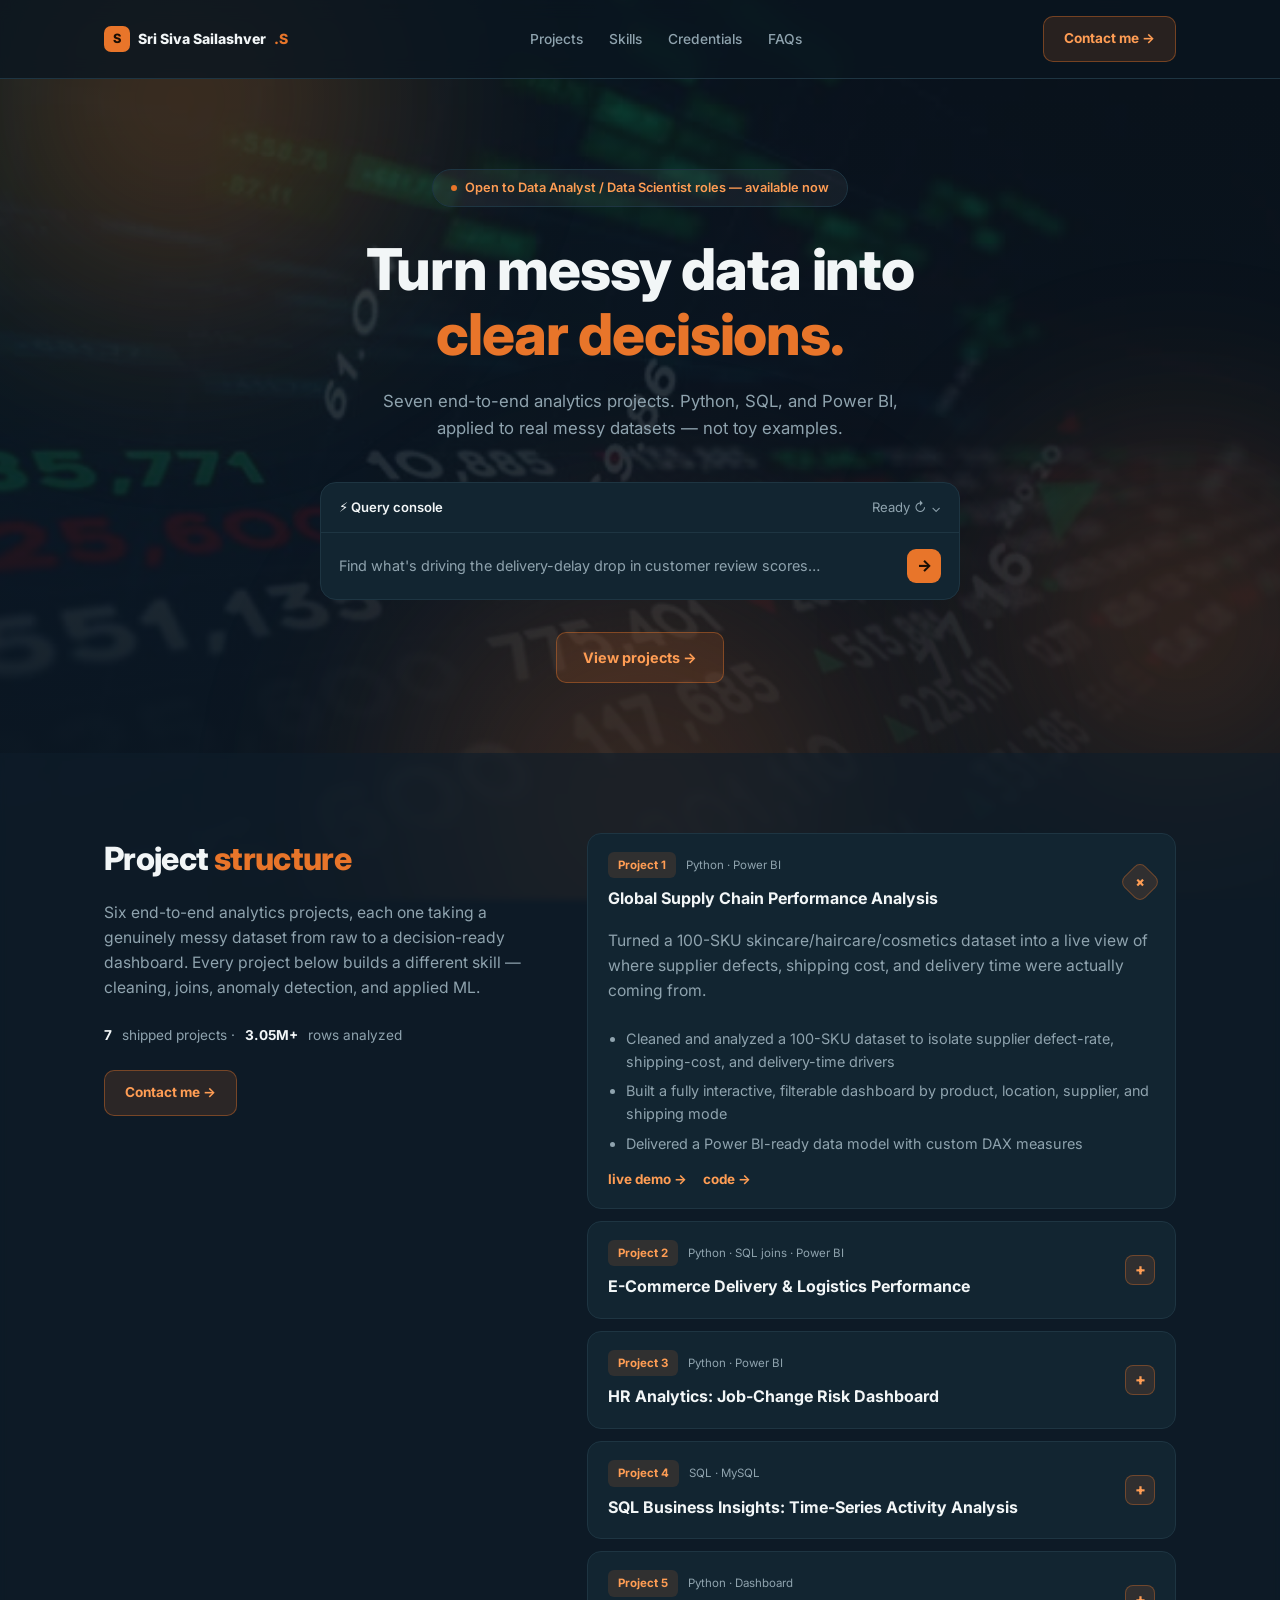
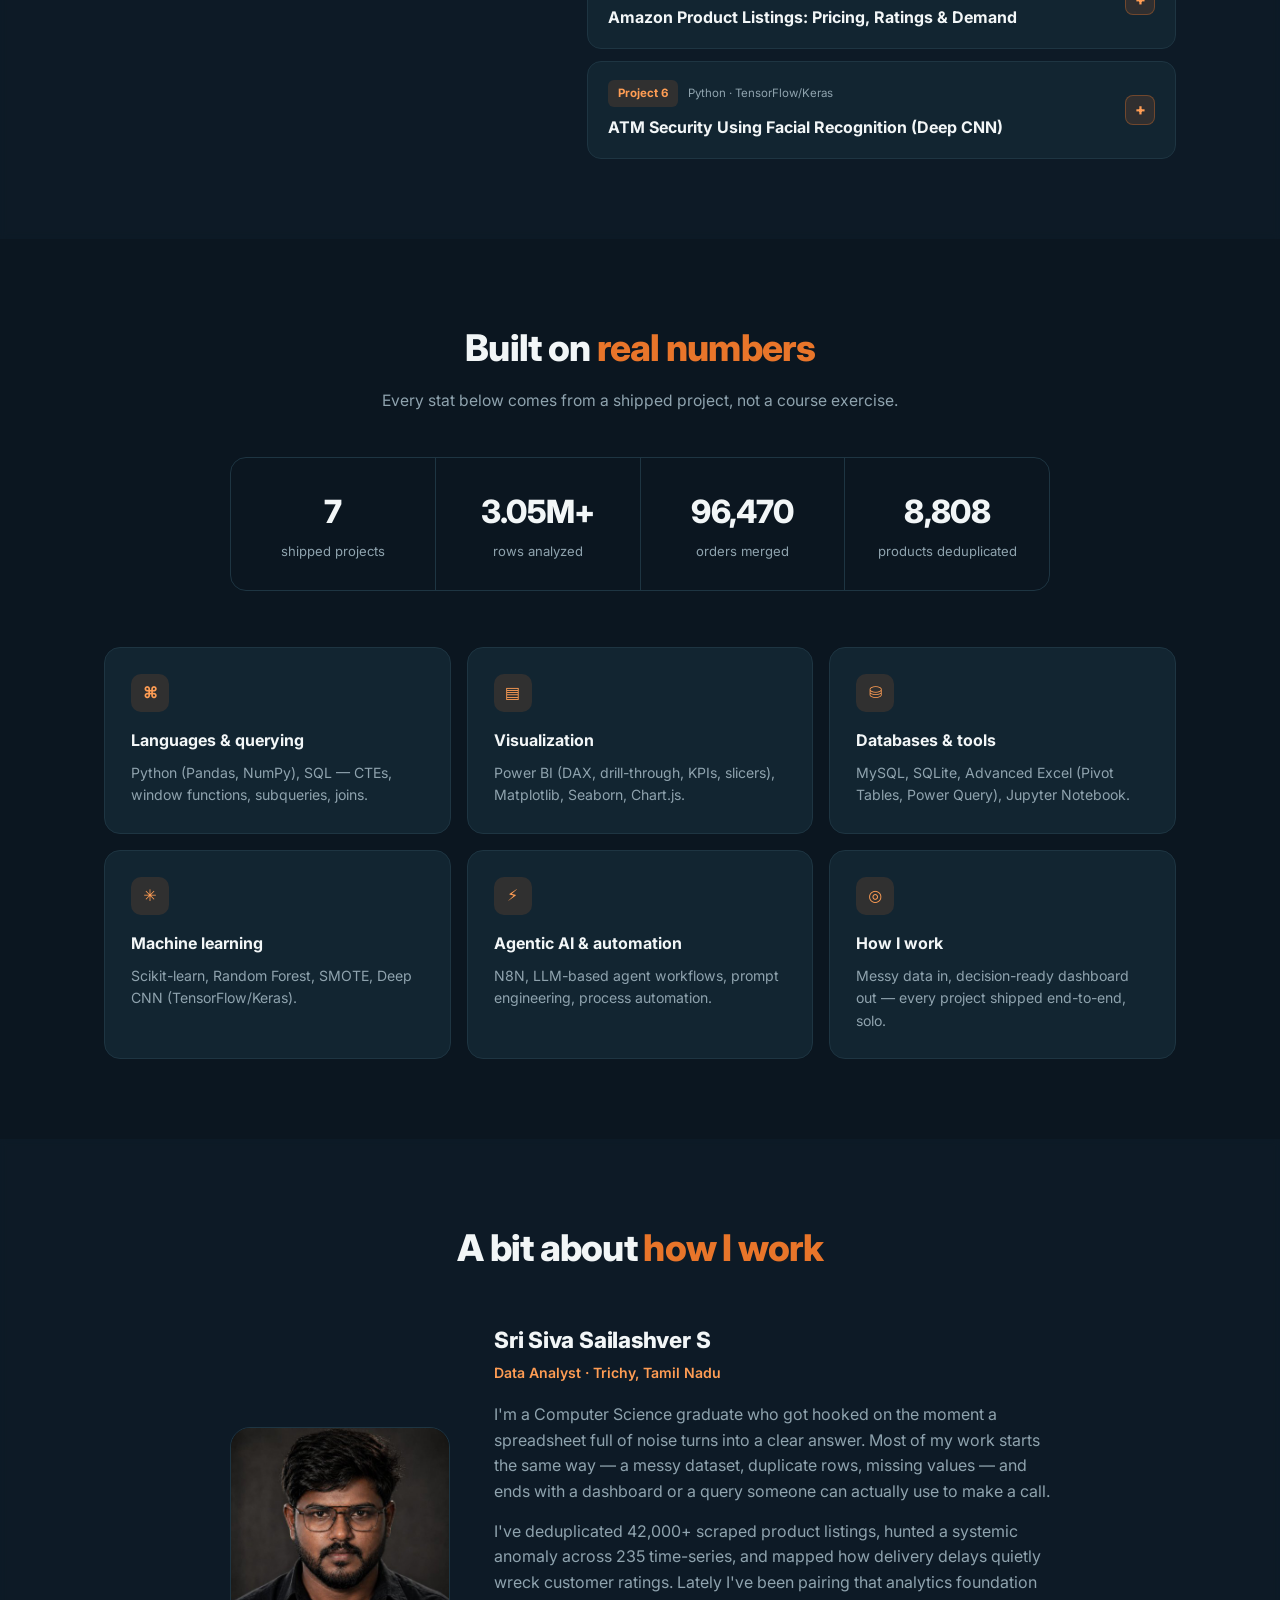
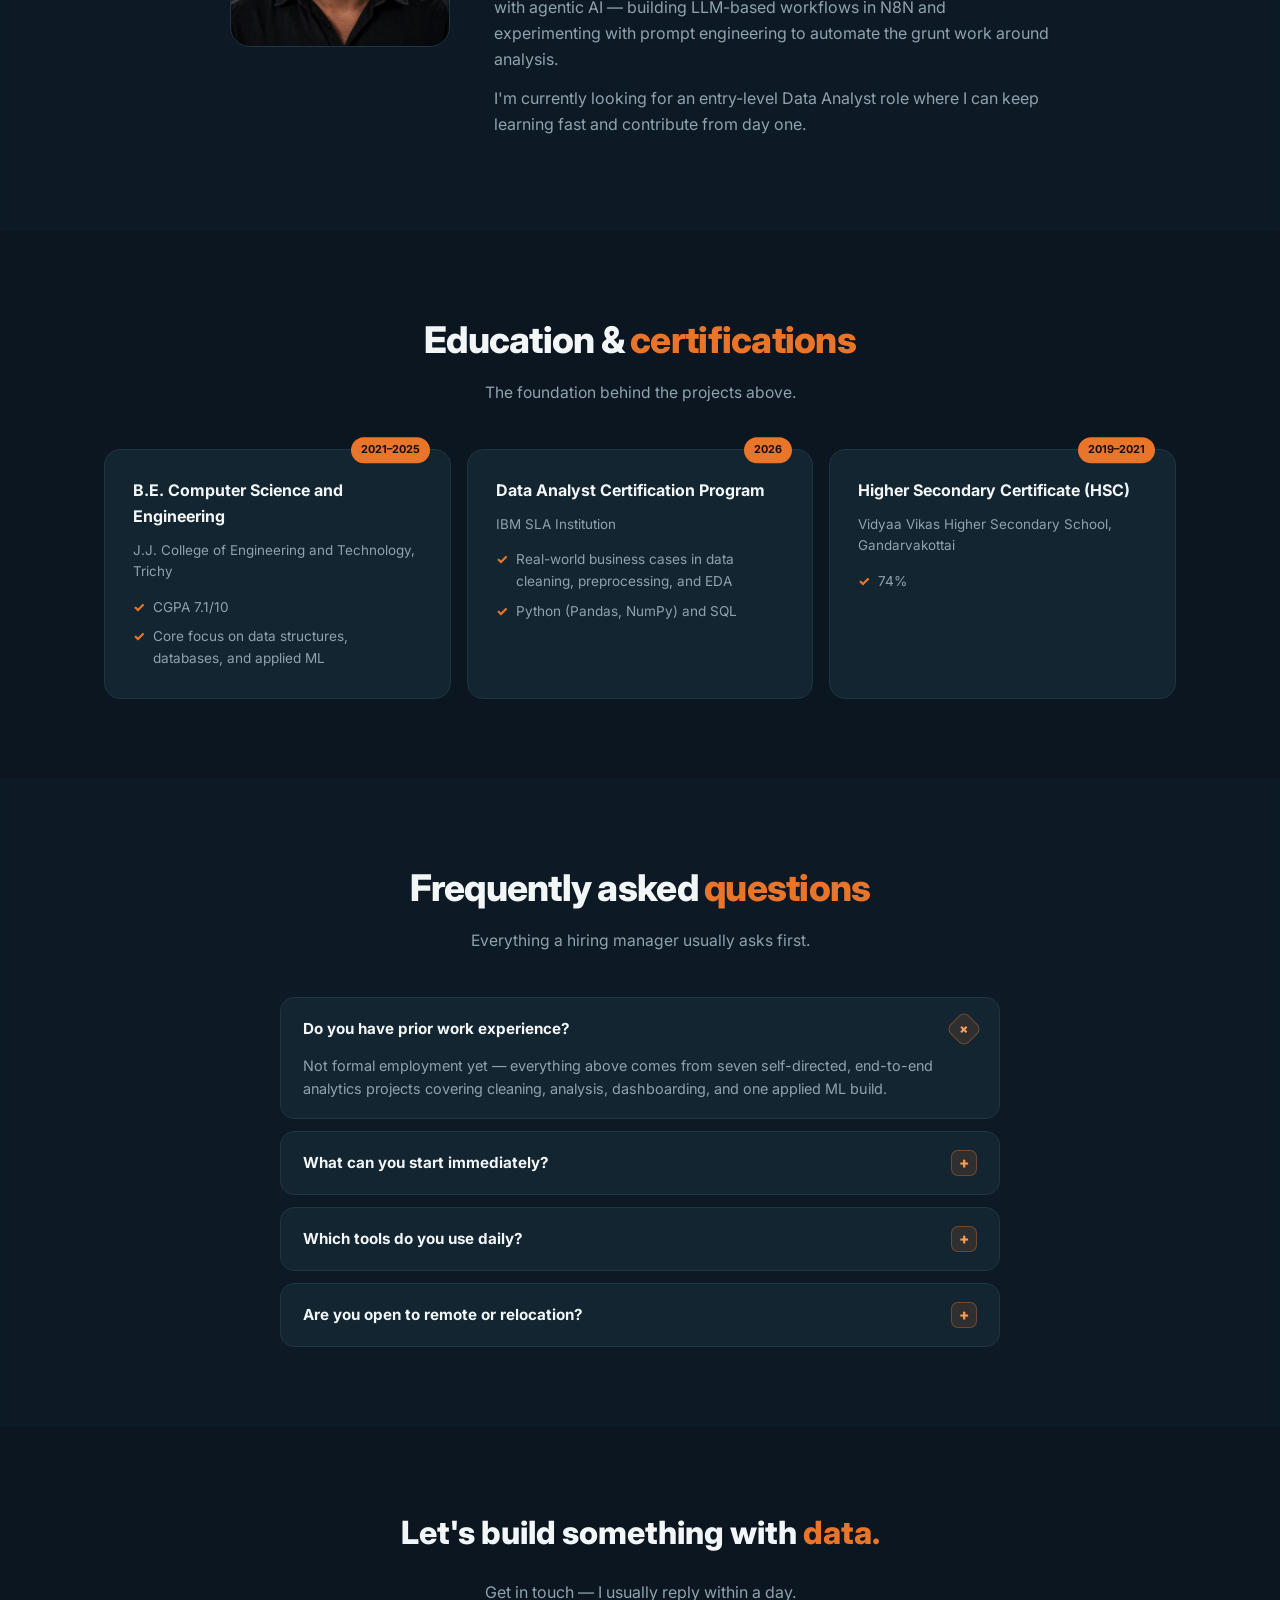
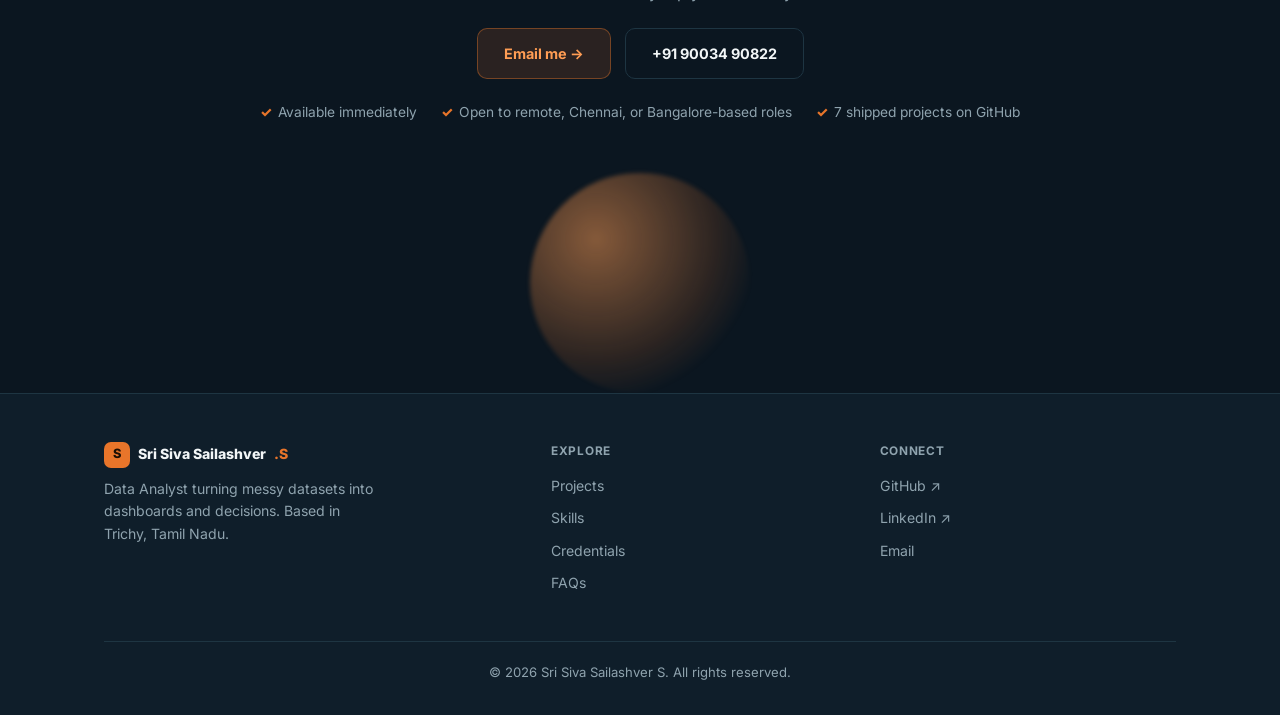
<file: index.html>
<!DOCTYPE html>
<html lang="en">
<head>
<meta charset="UTF-8">
<meta name="viewport" content="width=device-width, initial-scale=1">
<title>Sri Siva Sailashver S — Data Analyst Portfolio</title>
<meta name="description" content="Data Analyst specializing in Python, SQL, and Power BI — turning messy datasets into dashboards and decisions.">
<meta name="theme-color" content="#0b1620">
<link rel="preconnect" href="https://fonts.googleapis.com">
<link rel="preconnect" href="https://fonts.gstatic.com" crossorigin>
<link href="https://fonts.googleapis.com/css2?family=Inter:wght@400;500;600;700;800&display=swap" rel="stylesheet">
<style>
  :root{
    --bg:#0b1620;
    --bg-section:#0f1e2a;
    --card:#122531;
    --card-strong:#162c3a;
    --border:#1e3542;
    --text:#f2f6f7;
    --text-muted:#8fa3ae;
    --accent:#e8752a;
    --accent-light:#ff9d54;
    --accent-soft:rgba(232,117,42,0.14);
  }
  *{box-sizing:border-box; margin:0; padding:0;}
  html{scroll-behavior:smooth; background:var(--bg);}
  body{
    font-family:'Inter', system-ui, sans-serif;
    background:transparent;
    color:var(--text);
    line-height:1.6;
  }

  .video-bg{position:fixed; inset:0; z-index:-2; overflow:hidden; background:var(--bg);}
  .video-bg video{width:100%; height:100%; object-fit:cover; opacity:0.35; filter:saturate(1.1);}
  .video-bg::after{
    content:''; position:absolute; inset:0;
    background:linear-gradient(180deg, rgba(11,22,32,0.45) 0%, rgba(11,22,32,0.72) 55%, var(--bg) 100%);
  }

  .bg-fx{position:fixed; inset:0; z-index:-1; overflow:hidden;}
  .bg-fx .blob{
    position:absolute; border-radius:50%; filter:blur(90px);
    background:radial-gradient(circle, var(--accent), transparent 70%);
    opacity:0.32; will-change:transform;
  }
  .bg-fx .b1{width:640px; height:640px; top:-220px; left:-140px; animation:drift1 24s ease-in-out infinite alternate;}
  .bg-fx .b2{width:560px; height:560px; top:38%; right:-180px; opacity:0.24; animation:drift2 30s ease-in-out infinite alternate;}
  .bg-fx .b3{width:720px; height:720px; bottom:-260px; left:22%; opacity:0.26; animation:drift3 36s ease-in-out infinite alternate;}
  @keyframes drift1{
    0%{transform:translate(0,0) scale(1);}
    50%{transform:translate(70px,50px) scale(1.15);}
    100%{transform:translate(-50px,90px) scale(0.95);}
  }
  @keyframes drift2{
    0%{transform:translate(0,0) scale(1);}
    50%{transform:translate(-60px,-70px) scale(1.1);}
    100%{transform:translate(40px,60px) scale(0.9);}
  }
  @keyframes drift3{
    0%{transform:translate(0,0) scale(1);}
    50%{transform:translate(50px,-60px) scale(1.12);}
    100%{transform:translate(-70px,-20px) scale(0.96);}
  }
  a{color:inherit; text-decoration:none;}
  img{max-width:100%; display:block;}
  .wrap{max-width:1120px; margin:0 auto; padding:0 24px;}

  header.site-nav{
    position:sticky; top:0; z-index:50;
    background:rgba(11,22,32,0.8); backdrop-filter:blur(10px);
    border-bottom:1px solid var(--border);
  }
  .nav-inner{
    display:flex; align-items:center; justify-content:space-between;
    padding:16px 24px; max-width:1120px; margin:0 auto;
  }
  .brand{display:flex; align-items:center; gap:8px; font-weight:800; font-size:0.88rem; white-space:nowrap;}
  .brand .mark{
    width:26px; height:26px; border-radius:7px; background:var(--accent);
    display:flex; align-items:center; justify-content:center; color:#1a0e04; font-weight:800; font-size:0.8rem;
  }
  .brand .hi{color:var(--accent);}
  .nav-links{display:flex; gap:26px; list-style:none; align-items:center;}
  .nav-links a{font-size:0.86rem; font-weight:500; color:var(--text-muted); transition:color .15s;}
  .nav-links a:hover{color:var(--text);}
  .btn{
    display:inline-flex; align-items:center; gap:6px; justify-content:center;
    padding:11px 20px; border-radius:10px; font-weight:700; font-size:0.85rem;
    border:1px solid transparent; cursor:pointer; transition:all .15s;
  }
  .btn-primary{background:var(--accent-soft); color:var(--accent-light); border-color:rgba(232,117,42,0.4);}
  .btn-primary:hover{background:var(--accent); color:#1a0e04;}
  .btn-outline{border-color:var(--border); color:var(--text);}
  .btn-outline:hover{border-color:var(--accent);}
  @media (max-width: 780px){ .nav-links{display:none;} }

  .hero{
    position:relative; padding:90px 0 70px; text-align:center; overflow:hidden;
  }
  .hero-inner{position:relative; z-index:1;}
  .eyebrow{
    display:inline-flex; align-items:center; gap:8px; font-size:0.8rem; font-weight:600; color:var(--accent-light);
    background:rgba(255,255,255,0.05); border:1px solid var(--border); padding:8px 18px; border-radius:999px; margin-bottom:30px;
  }
  .eyebrow .dot{width:6px; height:6px; border-radius:50%; background:var(--accent);}
  .hero h1{
    font-size:clamp(2.2rem, 5vw, 3.6rem); font-weight:800; letter-spacing:-0.02em; line-height:1.12;
    max-width:16ch; margin:0 auto 22px;
  }
  .hero h1 .grad{color:var(--accent);}
  .hero p.lead{font-size:1.05rem; color:var(--text-muted); max-width:520px; margin:0 auto 40px;}

  .console{
    max-width:640px; margin:0 auto 32px; background:var(--card); border:1px solid var(--border);
    border-radius:16px; overflow:hidden; text-align:left;
  }
  .console-head{
    display:flex; justify-content:space-between; align-items:center; padding:14px 18px;
    border-bottom:1px solid var(--border); font-size:0.82rem; color:var(--text-muted);
  }
  .console-head .label{display:flex; align-items:center; gap:8px; color:var(--text); font-weight:600;}
  .console-body{display:flex; align-items:center; gap:12px; padding:16px 18px;}
  .console-body .q{flex:1; color:var(--text-muted); font-size:0.9rem;}
  .console-send{
    width:34px; height:34px; border-radius:9px; background:var(--accent); color:#1a0e04;
    display:flex; align-items:center; justify-content:center; font-weight:800; flex-shrink:0;
  }
  .hero-cta{position:relative;}

  section{padding:80px 0;}
  .section-alt{background:rgba(15,30,42,0.62); backdrop-filter:blur(3px);}
  .section-head{text-align:center; max-width:600px; margin:0 auto 44px;}
  .section-title{font-size:clamp(1.7rem, 3vw, 2.3rem); font-weight:800; letter-spacing:-0.02em; margin-bottom:10px;}
  .section-title .grad{color:var(--accent);}
  .section-sub{color:var(--text-muted); font-size:0.98rem;}

  .split{display:grid; grid-template-columns:0.85fr 1.15fr; gap:48px; align-items:flex-start;}
  .split h2{font-size:2rem; font-weight:800; letter-spacing:-0.02em; margin-bottom:16px;}
  .split h2 .grad{color:var(--accent);}
  .split p{color:var(--text-muted); font-size:0.98rem; margin-bottom:24px;}
  .credibility{display:flex; align-items:center; gap:10px; margin-bottom:24px; font-size:0.85rem; color:var(--text-muted);}
  .credibility .n{color:var(--text); font-weight:700;}
  @media (max-width: 860px){ .split{grid-template-columns:1fr;} }

  .acc-list{display:flex; flex-direction:column; gap:12px;}
  .acc-item{background:var(--card); border:1px solid var(--border); border-radius:14px; padding:18px 20px;}
  .acc-item summary{list-style:none; cursor:pointer; display:flex; align-items:center; justify-content:space-between; gap:16px;}
  .acc-item summary::-webkit-details-marker{display:none;}
  .acc-meta{display:flex; align-items:center; gap:10px; margin-bottom:8px;}
  .acc-badge{font-size:0.72rem; font-weight:700; color:var(--accent-light); background:var(--accent-soft); padding:4px 10px; border-radius:6px;}
  .acc-tag{font-size:0.72rem; color:var(--text-muted);}
  .acc-title{font-size:1rem; font-weight:700;}
  .acc-plus{
    width:30px; height:30px; border-radius:8px; border:1px solid rgba(232,117,42,0.35); background:var(--accent-soft);
    color:var(--accent-light); display:flex; align-items:center; justify-content:center; font-weight:800; flex-shrink:0;
    transition:transform .2s;
  }
  .acc-item[open] .acc-plus{transform:rotate(45deg);}
  .acc-body{padding-top:16px; color:var(--text-muted); font-size:0.9rem;}
  .acc-body ul{margin:0 0 14px 18px;}
  .acc-body li{margin-bottom:6px;}
  .acc-links{display:flex; gap:16px; margin-top:6px;}
  .acc-links a{font-size:0.84rem; font-weight:700; color:var(--accent-light);}
  .acc-links a:hover{text-decoration:underline;}

  .stat-row{display:flex; justify-content:center; gap:0; flex-wrap:wrap; max-width:820px; margin:0 auto 56px; border:1px solid var(--border); border-radius:16px; overflow:hidden;}
  .stat-cell{flex:1; min-width:160px; text-align:center; padding:28px 16px; border-right:1px solid var(--border);}
  .stat-cell:last-child{border-right:none;}
  .stat-cell .num{font-size:2rem; font-weight:800; letter-spacing:-0.02em;}
  .stat-cell .label{font-size:0.82rem; color:var(--text-muted); margin-top:4px;}

  .about-grid{display:grid; grid-template-columns:220px 1fr; gap:44px; align-items:center; max-width:820px; margin:0 auto;}
  .about-photo{width:220px; height:220px; border-radius:20px; overflow:hidden; border:1px solid var(--border); background:var(--card); flex-shrink:0;}
  .about-photo img{width:100%; height:100%; object-fit:cover;}
  .about-text .about-name{font-size:1.4rem; font-weight:800; letter-spacing:-0.01em; margin-bottom:4px;}
  .about-text .about-role{font-size:0.88rem; font-weight:600; color:var(--accent-light); margin-bottom:18px;}
  .about-text p{color:var(--text-muted); font-size:1rem; margin-bottom:14px;}
  @media (max-width: 700px){ .about-grid{grid-template-columns:1fr; text-align:center;} .about-photo{margin:0 auto;} }

  .value-grid{display:grid; grid-template-columns:repeat(3, 1fr); gap:16px;}
  .value-card{background:var(--card); border:1px solid var(--border); border-radius:16px; padding:26px;}
  .value-icon{
    width:38px; height:38px; border-radius:10px; background:var(--accent-soft); color:var(--accent-light);
    display:flex; align-items:center; justify-content:center; font-weight:800; margin-bottom:16px;
  }
  .value-card h3{font-size:1rem; font-weight:700; margin-bottom:8px;}
  .value-card p{color:var(--text-muted); font-size:0.88rem;}
  @media (max-width: 860px){ .value-grid{grid-template-columns:1fr;} }

  .cred-row{display:grid; grid-template-columns:repeat(3, 1fr); gap:16px;}
  .cred-card{background:var(--card); border:1px solid var(--border); border-radius:16px; padding:28px; position:relative;}
  .cred-card .flag{position:absolute; top:0; right:20px; transform:translateY(-50%); font-size:0.68rem; font-weight:700; color:#1a0e04; background:var(--accent); padding:4px 10px; border-radius:999px;}
  .cred-card h3{font-size:1rem; font-weight:700; margin-bottom:10px;}
  .cred-card .meta{color:var(--text-muted); font-size:0.84rem; margin-bottom:14px;}
  .cred-card ul{margin:0; list-style:none; display:flex; flex-direction:column; gap:8px;}
  .cred-card li{font-size:0.85rem; color:var(--text-muted); display:flex; gap:8px; align-items:flex-start;}
  .cred-card li::before{content:'✓'; color:var(--accent); font-weight:800; flex-shrink:0;}
  @media (max-width: 860px){ .cred-row{grid-template-columns:1fr;} }

  .faq-list{display:flex; flex-direction:column; gap:12px; max-width:720px; margin:0 auto;}
  .faq-item{background:var(--card); border:1px solid var(--border); border-radius:14px; padding:18px 22px;}
  .faq-item summary{list-style:none; cursor:pointer; display:flex; align-items:center; justify-content:space-between; gap:16px; font-weight:700; font-size:0.95rem;}
  .faq-item summary::-webkit-details-marker{display:none;}
  .faq-plus{
    width:26px; height:26px; border-radius:7px; border:1px solid rgba(232,117,42,0.35); background:var(--accent-soft);
    color:var(--accent-light); display:flex; align-items:center; justify-content:center; font-weight:800; flex-shrink:0;
    transition:transform .2s;
  }
  .faq-item[open] .faq-plus{transform:rotate(45deg);}
  .faq-item p{padding-top:12px; color:var(--text-muted); font-size:0.9rem;}

  .final-cta{position:relative; overflow:hidden; text-align:center; padding-bottom:0;}
  .final-inner{display:flex; flex-direction:column; align-items:center; gap:22px; margin-bottom:50px;}
  .final-inner h2{font-size:2rem; font-weight:800;}
  .final-inner h2 .grad{color:var(--accent);}
  .final-inner p{color:var(--text-muted); max-width:440px;}
  .checklist{display:flex; gap:24px; flex-wrap:wrap; justify-content:center; font-size:0.86rem; color:var(--text-muted);}
  .checklist span{display:flex; align-items:center; gap:6px;}
  .checklist b{color:var(--accent); font-weight:800;}
  .orb-wrap{position:relative; height:220px; display:flex; align-items:center; justify-content:center;}
  .orb{
    width:220px; height:220px; border-radius:50%;
    background:radial-gradient(circle at 30% 30%, rgba(255,157,84,0.5), rgba(232,117,42,0.15) 55%, transparent 75%);
    filter:blur(2px);
  }

  footer{border-top:1px solid var(--border); padding:48px 0 32px; background:var(--bg-section);}
  .footer-grid{display:grid; grid-template-columns:1.4fr 1fr 1fr; gap:32px; margin-bottom:36px;}
  .footer-grid p{color:var(--text-muted); font-size:0.88rem; max-width:280px; margin-top:10px;}
  .footer-col-title{font-size:0.74rem; font-weight:700; color:var(--text-muted); text-transform:uppercase; letter-spacing:0.06em; margin-bottom:14px;}
  .footer-col a{display:block; font-size:0.88rem; color:var(--text-muted); margin-bottom:10px;}
  .footer-col a:hover{color:var(--accent-light);}
  .footer-bottom{border-top:1px solid var(--border); padding-top:20px; text-align:center; color:var(--text-muted); font-size:0.82rem;}
  @media (max-width: 780px){ .footer-grid{grid-template-columns:1fr;} }
</style>
</head>
<body>

<div class="video-bg" aria-hidden="true">
  <video autoplay muted loop playsinline poster="bg-poster.jpg">
    <source src="bg-video.mp4" type="video/mp4">
  </video>
</div>

<div class="bg-fx" aria-hidden="true">
  <div class="blob b1"></div>
  <div class="blob b2"></div>
  <div class="blob b3"></div>
</div>

<header class="site-nav" id="top">
  <div class="nav-inner">
    <a class="brand" href="#top"><span class="mark">S</span>Sri Siva Sailashver<span class="hi">.S</span></a>
    <ul class="nav-links">
      <li><a href="#projects">Projects</a></li>
      <li><a href="#skills">Skills</a></li>
      <li><a href="#credentials">Credentials</a></li>
      <li><a href="#faq">FAQs</a></li>
    </ul>
    <a class="btn btn-primary" href="#contact">Contact me →</a>
  </div>
</header>

<section class="hero">
  <div class="wrap hero-inner">
    <span class="eyebrow"><span class="dot"></span> Open to Data Analyst / Data Scientist roles — available now</span>
    <h1>Turn messy data into <span class="grad">clear decisions.</span></h1>
    <p class="lead">Seven end-to-end analytics projects. Python, SQL, and Power BI, applied to real messy datasets — not toy examples.</p>

    <div class="console">
      <div class="console-head">
        <span class="label">⚡ Query console</span>
        <span>Ready ↻ ⌄</span>
      </div>
      <div class="console-body">
        <span class="q">Find what's driving the delivery-delay drop in customer review scores…</span>
        <span class="console-send">→</span>
      </div>
    </div>

    <div class="hero-cta">
      <a class="btn btn-primary" href="#projects" style="padding:13px 26px; font-size:0.9rem;">View projects →</a>
    </div>
  </div>
</section>

<section id="projects" class="section-alt">
  <div class="wrap">
    <div class="split">
      <div>
        <h2>Project <span class="grad">structure</span></h2>
        <p>Six end-to-end analytics projects, each one taking a genuinely messy dataset from raw to a decision-ready dashboard. Every project below builds a different skill — cleaning, joins, anomaly detection, and applied ML.</p>
        <div class="credibility"><span class="n">7</span> shipped projects · <span class="n">3.05M+</span> rows analyzed</div>
        <a class="btn btn-primary" href="#contact">Contact me →</a>
      </div>

      <div class="acc-list">

        <details class="acc-item" open>
          <summary>
            <div>
              <div class="acc-meta"><span class="acc-badge">Project 1</span><span class="acc-tag">Python · Power BI</span></div>
              <div class="acc-title">Global Supply Chain Performance Analysis</div>
            </div>
            <span class="acc-plus">+</span>
          </summary>
          <div class="acc-body">
            <p>Turned a 100-SKU skincare/haircare/cosmetics dataset into a live view of where supplier defects, shipping cost, and delivery time were actually coming from.</p>
            <ul>
              <li>Cleaned and analyzed a 100-SKU dataset to isolate supplier defect-rate, shipping-cost, and delivery-time drivers</li>
              <li>Built a fully interactive, filterable dashboard by product, location, supplier, and shipping mode</li>
              <li>Delivered a Power BI-ready data model with custom DAX measures</li>
            </ul>
            <div class="acc-links">
              <a href="https://sailash052-svg.github.io/supply-chain-analysis/" target="_blank" rel="noopener">live demo →</a>
              <a href="https://github.com/sailash052-svg/supply-chain-analysis" target="_blank" rel="noopener">code →</a>
            </div>
          </div>
        </details>

        <details class="acc-item">
          <summary>
            <div>
              <div class="acc-meta"><span class="acc-badge">Project 2</span><span class="acc-tag">Python · SQL joins · Power BI</span></div>
              <div class="acc-title">E-Commerce Delivery & Logistics Performance</div>
            </div>
            <span class="acc-plus">+</span>
          </summary>
          <div class="acc-body">
            <p>Analyzed 96,470 real Olist marketplace orders to show exactly how much late delivery costs in customer satisfaction.</p>
            <ul>
              <li>Merged and analyzed 96,470 orders across 6 relational tables to compute delivery-time, delay, and on-time-rate metrics</li>
              <li>Found late deliveries cut average review score from 4.29 to 2.57</li>
              <li>Built a dashboard surfacing regional and seasonal delivery-performance gaps</li>
            </ul>
            <div class="acc-links">
              <a href="https://sailash052-svg.github.io/E-Commerce-Delivery-Logistics-Performance-using-the-Olist-Brazilian-marketplace-dataset/" target="_blank" rel="noopener">live demo →</a>
              <a href="https://github.com/sailash052-svg/E-Commerce-Delivery-Logistics-Performance-using-the-Olist-Brazilian-marketplace-dataset" target="_blank" rel="noopener">code →</a>
            </div>
          </div>
        </details>

        <details class="acc-item">
          <summary>
            <div>
              <div class="acc-meta"><span class="acc-badge">Project 3</span><span class="acc-tag">Python · Power BI</span></div>
              <div class="acc-title">HR Analytics: Job-Change Risk Dashboard</div>
            </div>
            <span class="acc-plus">+</span>
          </summary>
          <div class="acc-body">
            <p>Identified which employees are actually at risk of leaving, using 19,158 real enrollee records.</p>
            <ul>
              <li>Cleaned and analyzed 19,158 job-training enrollee records</li>
              <li>Identified city development index and years of experience as the strongest job-seeking-risk signals</li>
              <li>Built an interactive dashboard segmenting risk by education level, company type, and enrollment status</li>
            </ul>
            <div class="acc-links">
              <a href="https://sailash052-svg.github.io/hr-job-change-Data-Scientists/" target="_blank" rel="noopener">live demo →</a>
              <a href="https://github.com/sailash052-svg/hr-job-change-Data-Scientists" target="_blank" rel="noopener">code →</a>
            </div>
          </div>
        </details>

        <details class="acc-item">
          <summary>
            <div>
              <div class="acc-meta"><span class="acc-badge">Project 4</span><span class="acc-tag">SQL · MySQL</span></div>
              <div class="acc-title">SQL Business Insights: Time-Series Activity Analysis</div>
            </div>
            <span class="acc-plus">+</span>
          </summary>
          <div class="acc-body">
            <p>Wrote 23 advanced SQL queries against 3 million+ hourly readings to catch an anomaly hiding across 235 data series.</p>
            <ul>
              <li>Wrote 23 complex SQL queries (CTEs, window functions, subqueries, joins) against 3.05M hourly readings across 235 series</li>
              <li>Extracted growth, ranking, engagement-rate, and anomaly-detection KPIs</li>
              <li>Built a custom z-score query that detected a systemic anomaly affecting 176 of 235 series simultaneously</li>
            </ul>
            <div class="acc-links">
              <a href="https://sailash052-svg.github.io/SQL-Business-Insights-Time-Series-Activity-Analysis/" target="_blank" rel="noopener">live demo →</a>
              <a href="https://github.com/sailash052-svg/SQL-Business-Insights-Time-Series-Activity-Analysis" target="_blank" rel="noopener">code →</a>
            </div>
          </div>
        </details>

        <details class="acc-item">
          <summary>
            <div>
              <div class="acc-meta"><span class="acc-badge">Project 5</span><span class="acc-tag">Python · Dashboard</span></div>
              <div class="acc-title">Amazon Product Listings: Pricing, Ratings & Demand</div>
            </div>
            <span class="acc-plus">+</span>
          </summary>
          <div class="acc-body">
            <p>Cleaned a genuinely messy 42,675-row scrape down to signal — and found why Best-Seller products actually win.</p>
            <ul>
              <li>Cleaned 42,675 scraped rows down to 8,808 unique products, deduplicating repeated search impressions</li>
              <li>Found Best-Seller-badged products sell ~8.7x more units per month despite being priced 36% lower</li>
              <li>Built a fully interactive, filterable dashboard with live search and sorting</li>
            </ul>
            <div class="acc-links">
              <a href="https://sailash052-svg.github.io/Amazon-Product-Listings-Pricing-Ratings-Demand-Analysis/" target="_blank" rel="noopener">live demo →</a>
              <a href="https://github.com/sailash052-svg/Amazon-Product-Listings-Pricing-Ratings-Demand-Analysis" target="_blank" rel="noopener">code →</a>
            </div>
          </div>
        </details>

        <details class="acc-item">
          <summary>
            <div>
              <div class="acc-meta"><span class="acc-badge">Project 6</span><span class="acc-tag">Python · TensorFlow/Keras</span></div>
              <div class="acc-title">ATM Security Using Facial Recognition (Deep CNN)</div>
            </div>
            <span class="acc-plus">+</span>
          </summary>
          <div class="acc-body">
            <p>A multi-factor ATM security concept pairing card authentication with deep-learning facial recognition, plus a fraud-analytics console.</p>
            <ul>
              <li>Designed a multi-factor ATM security system combining card authentication with Deep CNN-based facial recognition</li>
              <li>Trained and validated the model across multiple datasets, achieving high real-time detection accuracy</li>
              <li>Built an interactive fraud-analytics dashboard exploring IP-country mismatch, VPN use, and merchant risk score across 20,000 transactions</li>
            </ul>
            <p style="font-style:italic; font-size:0.82rem; margin-bottom:10px;">Live link and code below are for the Fraud Signal Console dashboard portion only.</p>
            <div class="acc-links">
              <a href="https://sailash052-svg.github.io/Fraud-Signal-Console-Credit-Card-Fraud-Analytics/" target="_blank" rel="noopener">live demo →</a>
              <a href="https://github.com/sailash052-svg/Fraud-Signal-Console-Credit-Card-Fraud-Analytics" target="_blank" rel="noopener">code →</a>
            </div>
          </div>
        </details>

      </div>
    </div>
  </div>
</section>

<section id="skills">
  <div class="wrap">
    <div class="section-head">
      <h2 class="section-title">Built on <span class="grad">real numbers</span></h2>
      <p class="section-sub">Every stat below comes from a shipped project, not a course exercise.</p>
    </div>
    <div class="stat-row">
      <div class="stat-cell"><div class="num">7</div><div class="label">shipped projects</div></div>
      <div class="stat-cell"><div class="num">3.05M+</div><div class="label">rows analyzed</div></div>
      <div class="stat-cell"><div class="num">96,470</div><div class="label">orders merged</div></div>
      <div class="stat-cell"><div class="num">8,808</div><div class="label">products deduplicated</div></div>
    </div>

    <div class="value-grid">
      <div class="value-card">
        <div class="value-icon">⌘</div>
        <h3>Languages & querying</h3>
        <p>Python (Pandas, NumPy), SQL — CTEs, window functions, subqueries, joins.</p>
      </div>
      <div class="value-card">
        <div class="value-icon">▤</div>
        <h3>Visualization</h3>
        <p>Power BI (DAX, drill-through, KPIs, slicers), Matplotlib, Seaborn, Chart.js.</p>
      </div>
      <div class="value-card">
        <div class="value-icon">⛁</div>
        <h3>Databases & tools</h3>
        <p>MySQL, SQLite, Advanced Excel (Pivot Tables, Power Query), Jupyter Notebook.</p>
      </div>
      <div class="value-card">
        <div class="value-icon">✳</div>
        <h3>Machine learning</h3>
        <p>Scikit-learn, Random Forest, SMOTE, Deep CNN (TensorFlow/Keras).</p>
      </div>
      <div class="value-card">
        <div class="value-icon">⚡</div>
        <h3>Agentic AI & automation</h3>
        <p>N8N, LLM-based agent workflows, prompt engineering, process automation.</p>
      </div>
      <div class="value-card">
        <div class="value-icon">◎</div>
        <h3>How I work</h3>
        <p>Messy data in, decision-ready dashboard out — every project shipped end-to-end, solo.</p>
      </div>
    </div>
  </div>
</section>

<section id="about" class="section-alt">
  <div class="wrap">
    <div class="section-head">
      <h2 class="section-title">A bit about <span class="grad">how I work</span></h2>
    </div>
    <div class="about-grid">
      <div class="about-photo">
        <img src="avatar.jpg" alt="Portrait photo of Sri Siva Sailashver S, Data Analyst">
      </div>
      <div class="about-text">
        <div class="about-name">Sri Siva Sailashver S</div>
        <div class="about-role">Data Analyst · Trichy, Tamil Nadu</div>
        <p>I'm a Computer Science graduate who got hooked on the moment a spreadsheet full of noise turns into a clear answer. Most of my work starts the same way — a messy dataset, duplicate rows, missing values — and ends with a dashboard or a query someone can actually use to make a call.</p>
        <p>I've deduplicated 42,000+ scraped product listings, hunted a systemic anomaly across 235 time-series, and mapped how delivery delays quietly wreck customer ratings. Lately I've been pairing that analytics foundation with agentic AI — building LLM-based workflows in N8N and experimenting with prompt engineering to automate the grunt work around analysis.</p>
        <p>I'm currently looking for an entry-level Data Analyst role where I can keep learning fast and contribute from day one.</p>
      </div>
    </div>
  </div>
</section>

<section id="credentials">
  <div class="wrap">
    <div class="section-head">
      <h2 class="section-title">Education & <span class="grad">certifications</span></h2>
      <p class="section-sub">The foundation behind the projects above.</p>
    </div>
    <div class="cred-row">
      <div class="cred-card">
        <span class="flag">2021–2025</span>
        <h3>B.E. Computer Science and Engineering</h3>
        <div class="meta">J.J. College of Engineering and Technology, Trichy</div>
        <ul>
          <li>CGPA 7.1/10</li>
          <li>Core focus on data structures, databases, and applied ML</li>
        </ul>
      </div>
      <div class="cred-card">
        <span class="flag">2026</span>
        <h3>Data Analyst Certification Program</h3>
        <div class="meta">IBM SLA Institution</div>
        <ul>
          <li>Real-world business cases in data cleaning, preprocessing, and EDA</li>
          <li>Python (Pandas, NumPy) and SQL</li>
        </ul>
      </div>
      <div class="cred-card">
        <span class="flag">2019–2021</span>
        <h3>Higher Secondary Certificate (HSC)</h3>
        <div class="meta">Vidyaa Vikas Higher Secondary School, Gandarvakottai</div>
        <ul>
          <li>74%</li>
        </ul>
      </div>
    </div>
  </div>
</section>

<section id="faq" class="section-alt">
  <div class="wrap">
    <div class="section-head">
      <h2 class="section-title">Frequently asked <span class="grad">questions</span></h2>
      <p class="section-sub">Everything a hiring manager usually asks first.</p>
    </div>
    <div class="faq-list">
      <details class="faq-item" open>
        <summary>Do you have prior work experience? <span class="faq-plus">+</span></summary>
        <p>Not formal employment yet — everything above comes from seven self-directed, end-to-end analytics projects covering cleaning, analysis, dashboarding, and one applied ML build.</p>
      </details>
      <details class="faq-item">
        <summary>What can you start immediately? <span class="faq-plus">+</span></summary>
        <p>Yes — I'm actively looking for an entry-level Data Analyst role and can start as soon as needed.</p>
      </details>
      <details class="faq-item">
        <summary>Which tools do you use daily? <span class="faq-plus">+</span></summary>
        <p>Python (Pandas, NumPy), SQL, and Power BI are my core stack, with Excel, MySQL/SQLite, and N8N for automation.</p>
      </details>
      <details class="faq-item">
        <summary>Are you open to remote or relocation? <span class="faq-plus">+</span></summary>
        <p>Yes to both — happy to discuss what works best for the role.</p>
      </details>
    </div>
  </div>
</section>

<section id="contact" class="final-cta">
  <div class="wrap">
    <div class="final-inner">
      <h2>Let's build something with <span class="grad">data.</span></h2>
      <p>Get in touch — I usually reply within a day.</p>
      <div style="display:flex; gap:14px; flex-wrap:wrap; justify-content:center;">
        <a class="btn btn-primary" href="mailto:sailash052@gmail.com" style="padding:13px 26px; font-size:0.9rem;">Email me →</a>
        <a class="btn btn-outline" href="tel:+919003490822" style="padding:13px 26px; font-size:0.9rem;">+91 90034 90822</a>
      </div>
      <div class="checklist">
        <span><b>✓</b> Available immediately</span>
        <span><b>✓</b> Open to remote, Chennai, or Bangalore-based roles</span>
        <span><b>✓</b> 7 shipped projects on GitHub</span>
      </div>
    </div>
    <div class="orb-wrap"><div class="orb"></div></div>
  </div>
</section>

<footer>
  <div class="wrap">
    <div class="footer-grid">
      <div>
        <a class="brand" href="#top"><span class="mark">S</span>Sri Siva Sailashver<span class="hi">.S</span></a>
        <p>Data Analyst turning messy datasets into dashboards and decisions. Based in Trichy, Tamil Nadu.</p>
      </div>
      <div class="footer-col">
        <div class="footer-col-title">Explore</div>
        <a href="#projects">Projects</a>
        <a href="#skills">Skills</a>
        <a href="#credentials">Credentials</a>
        <a href="#faq">FAQs</a>
      </div>
      <div class="footer-col">
        <div class="footer-col-title">Connect</div>
        <a href="https://github.com/sailash052-svg" target="_blank" rel="noopener">GitHub ↗</a>
        <a href="https://linkedin.com/in/sailash-s" target="_blank" rel="noopener">LinkedIn ↗</a>
        <a href="mailto:sailash052@gmail.com">Email</a>
      </div>
    </div>
    <div class="footer-bottom">© 2026 Sri Siva Sailashver S. All rights reserved.</div>
  </div>
</footer>

</body>
</html>
</file>
